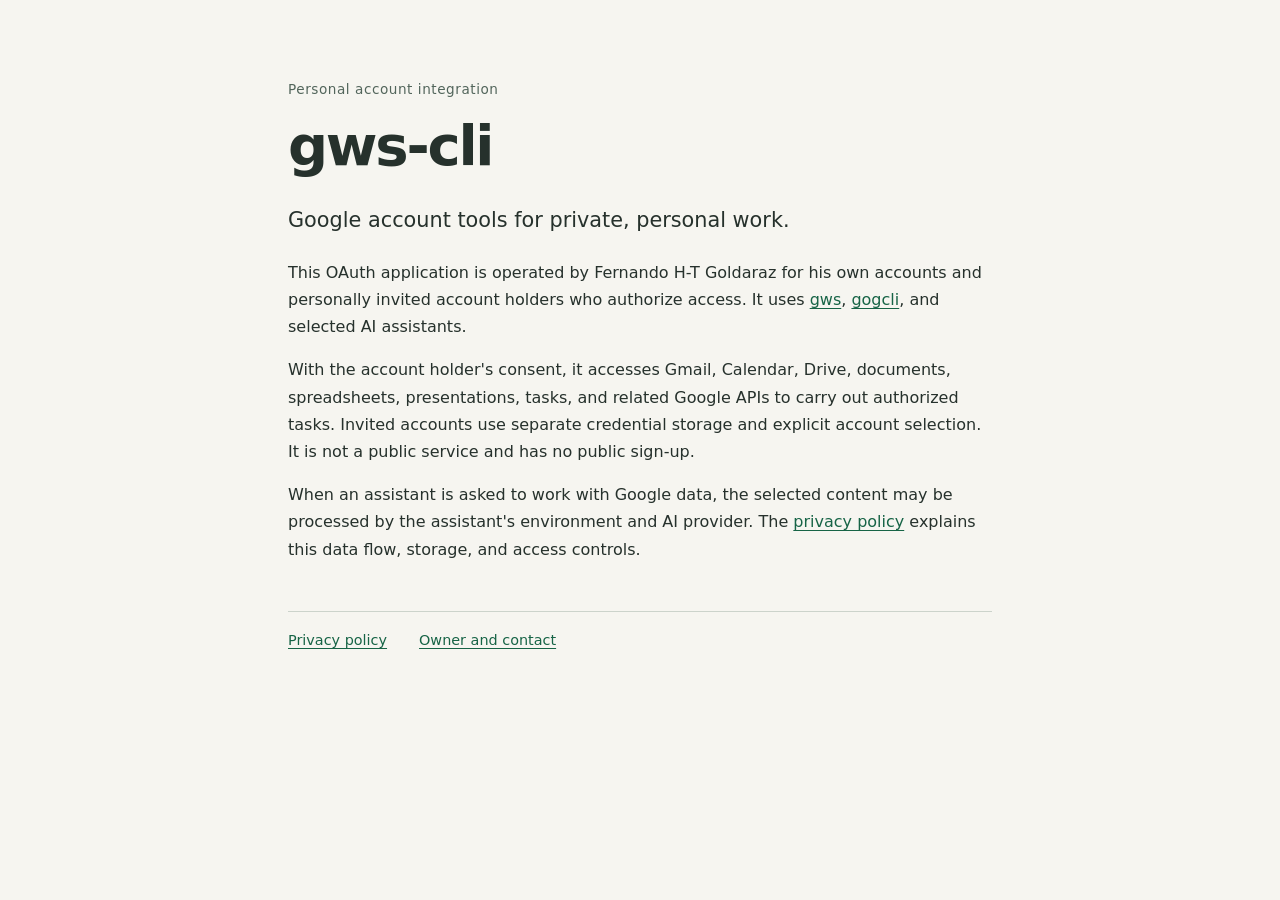
<file: index.html>
<!doctype html>
<html lang="en">
  <head>
    <meta charset="utf-8">
    <meta name="viewport" content="width=device-width, initial-scale=1">
    <meta name="description" content="Personal Google account tools operated by Fernando H-T Goldaraz.">
    <title>gws-cli · Personal Google tools</title>
    <link rel="stylesheet" href="style.css">
  </head>
  <body>
    <main>
      <p class="eyebrow">Personal account integration</p>
      <h1>gws-cli</h1>
      <p class="lead">Google account tools for private, personal work.</p>
      <p>This OAuth application is operated by Fernando H-T Goldaraz for his own accounts and personally invited account holders who authorize access. It uses <a href="https://github.com/googleworkspace/cli">gws</a>, <a href="https://github.com/openclaw/gogcli">gogcli</a>, and selected AI assistants.</p>
      <p>With the account holder's consent, it accesses Gmail, Calendar, Drive, documents, spreadsheets, presentations, tasks, and related Google APIs to carry out authorized tasks. Invited accounts use separate credential storage and explicit account selection. It is not a public service and has no public sign-up.</p>
      <p>When an assistant is asked to work with Google data, the selected content may be processed by the assistant's environment and AI provider. The <a href="privacy.html">privacy policy</a> explains this data flow, storage, and access controls.</p>
      <footer>
        <a href="privacy.html">Privacy policy</a>
        <a href="https://github.com/ferhtgoldaraz">Owner and contact</a>
      </footer>
    </main>
  </body>
</html>
</file>
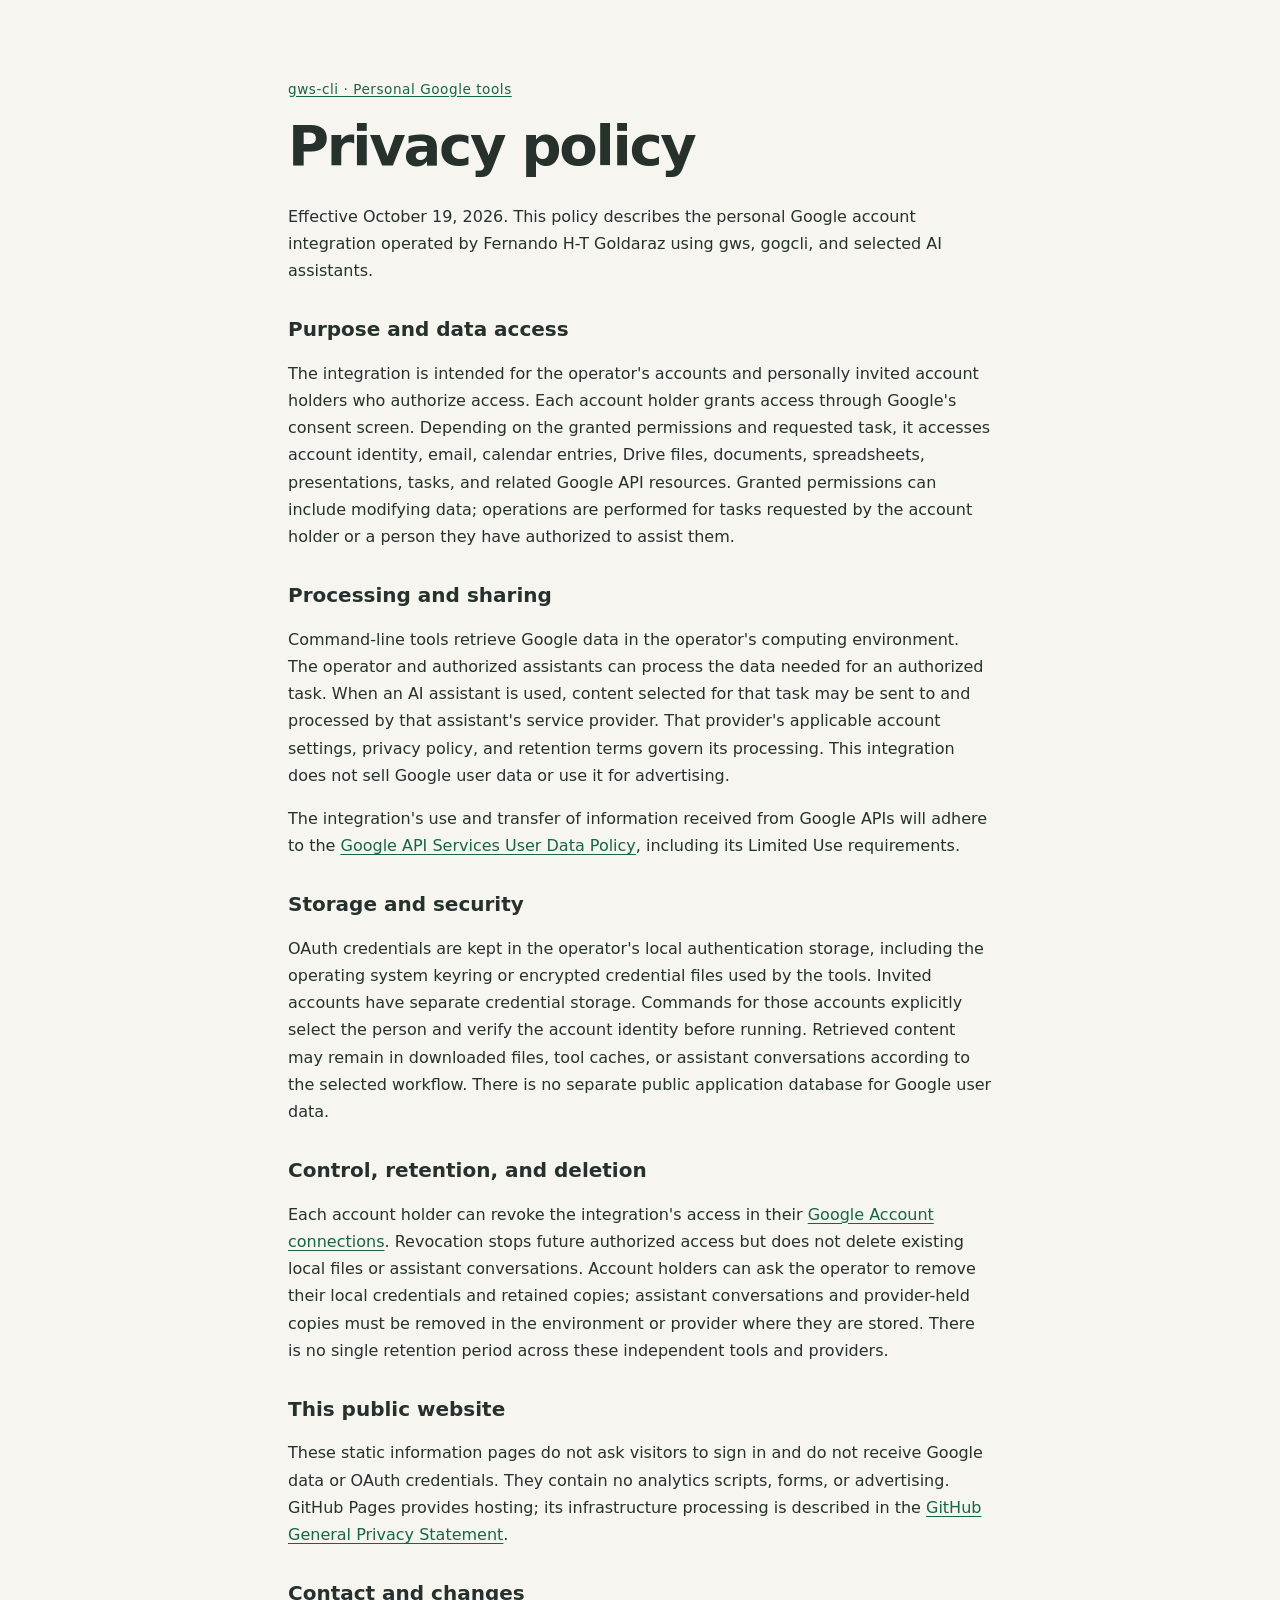
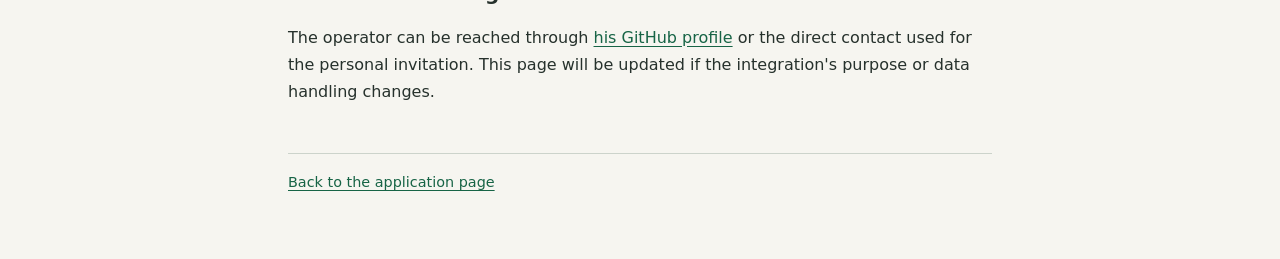
<file: privacy.html>
<!doctype html>
<html lang="en">
  <head>
    <meta charset="utf-8">
    <meta name="viewport" content="width=device-width, initial-scale=1">
    <meta name="description" content="Privacy policy for the gws-cli personal Google account integration.">
    <title>Privacy policy · gws-cli</title>
    <link rel="stylesheet" href="style.css">
  </head>
  <body>
    <main>
      <p class="eyebrow"><a href="./">gws-cli · Personal Google tools</a></p>
      <h1>Privacy policy</h1>
      <p>Effective October 19, 2026. This policy describes the personal Google account integration operated by Fernando H-T Goldaraz using gws, gogcli, and selected AI assistants.</p>
      <h2>Purpose and data access</h2>
      <p>The integration is intended for the operator's accounts and personally invited account holders who authorize access. Each account holder grants access through Google's consent screen. Depending on the granted permissions and requested task, it accesses account identity, email, calendar entries, Drive files, documents, spreadsheets, presentations, tasks, and related Google API resources. Granted permissions can include modifying data; operations are performed for tasks requested by the account holder or a person they have authorized to assist them.</p>
      <h2>Processing and sharing</h2>
      <p>Command-line tools retrieve Google data in the operator's computing environment. The operator and authorized assistants can process the data needed for an authorized task. When an AI assistant is used, content selected for that task may be sent to and processed by that assistant's service provider. That provider's applicable account settings, privacy policy, and retention terms govern its processing. This integration does not sell Google user data or use it for advertising.</p>
      <p>The integration's use and transfer of information received from Google APIs will adhere to the <a href="https://developers.google.com/terms/api-services-user-data-policy">Google API Services User Data Policy</a>, including its Limited Use requirements.</p>
      <h2>Storage and security</h2>
      <p>OAuth credentials are kept in the operator's local authentication storage, including the operating system keyring or encrypted credential files used by the tools. Invited accounts have separate credential storage. Commands for those accounts explicitly select the person and verify the account identity before running. Retrieved content may remain in downloaded files, tool caches, or assistant conversations according to the selected workflow. There is no separate public application database for Google user data.</p>
      <h2>Control, retention, and deletion</h2>
      <p>Each account holder can revoke the integration's access in their <a href="https://myaccount.google.com/connections">Google Account connections</a>. Revocation stops future authorized access but does not delete existing local files or assistant conversations. Account holders can ask the operator to remove their local credentials and retained copies; assistant conversations and provider-held copies must be removed in the environment or provider where they are stored. There is no single retention period across these independent tools and providers.</p>
      <h2>This public website</h2>
      <p>These static information pages do not ask visitors to sign in and do not receive Google data or OAuth credentials. They contain no analytics scripts, forms, or advertising. GitHub Pages provides hosting; its infrastructure processing is described in the <a href="https://docs.github.com/en/site-policy/privacy-policies/github-general-privacy-statement">GitHub General Privacy Statement</a>.</p>
      <h2>Contact and changes</h2>
      <p>The operator can be reached through <a href="https://github.com/ferhtgoldaraz">his GitHub profile</a> or the direct contact used for the personal invitation. This page will be updated if the integration's purpose or data handling changes.</p>
      <footer><a href="./">Back to the application page</a></footer>
    </main>
  </body>
</html>
</file>
<file: style.css>
:root {
  color-scheme: light;
  font-family: system-ui, sans-serif;
  color: #26312c;
  background: #f6f5f0;
  line-height: 1.7;
}
body { margin: 0; }
main { max-width: 44rem; margin: 0 auto; padding: 4rem 1.5rem; }
.eyebrow { color: #52655b; font-size: .85rem; letter-spacing: .04em; }
h1 { font-size: clamp(2.4rem, 6vw, 3.5rem); line-height: 1.15; letter-spacing: -.04em; margin: .6rem 0 1.5rem; }
h2 { font-size: 1.25rem; line-height: 1.35; margin-top: 2rem; }
.lead { font-size: 1.3rem; }
a { color: #176446; text-underline-offset: .18em; }
a:hover { color: #103f2d; }
a:focus-visible { outline: 3px solid #176446; outline-offset: 4px; }
footer { display: flex; flex-wrap: wrap; gap: 1rem 2rem; border-top: 1px solid #ccd3cb; margin-top: 3rem; padding-top: 1rem; font-size: .9rem; }
</file>
